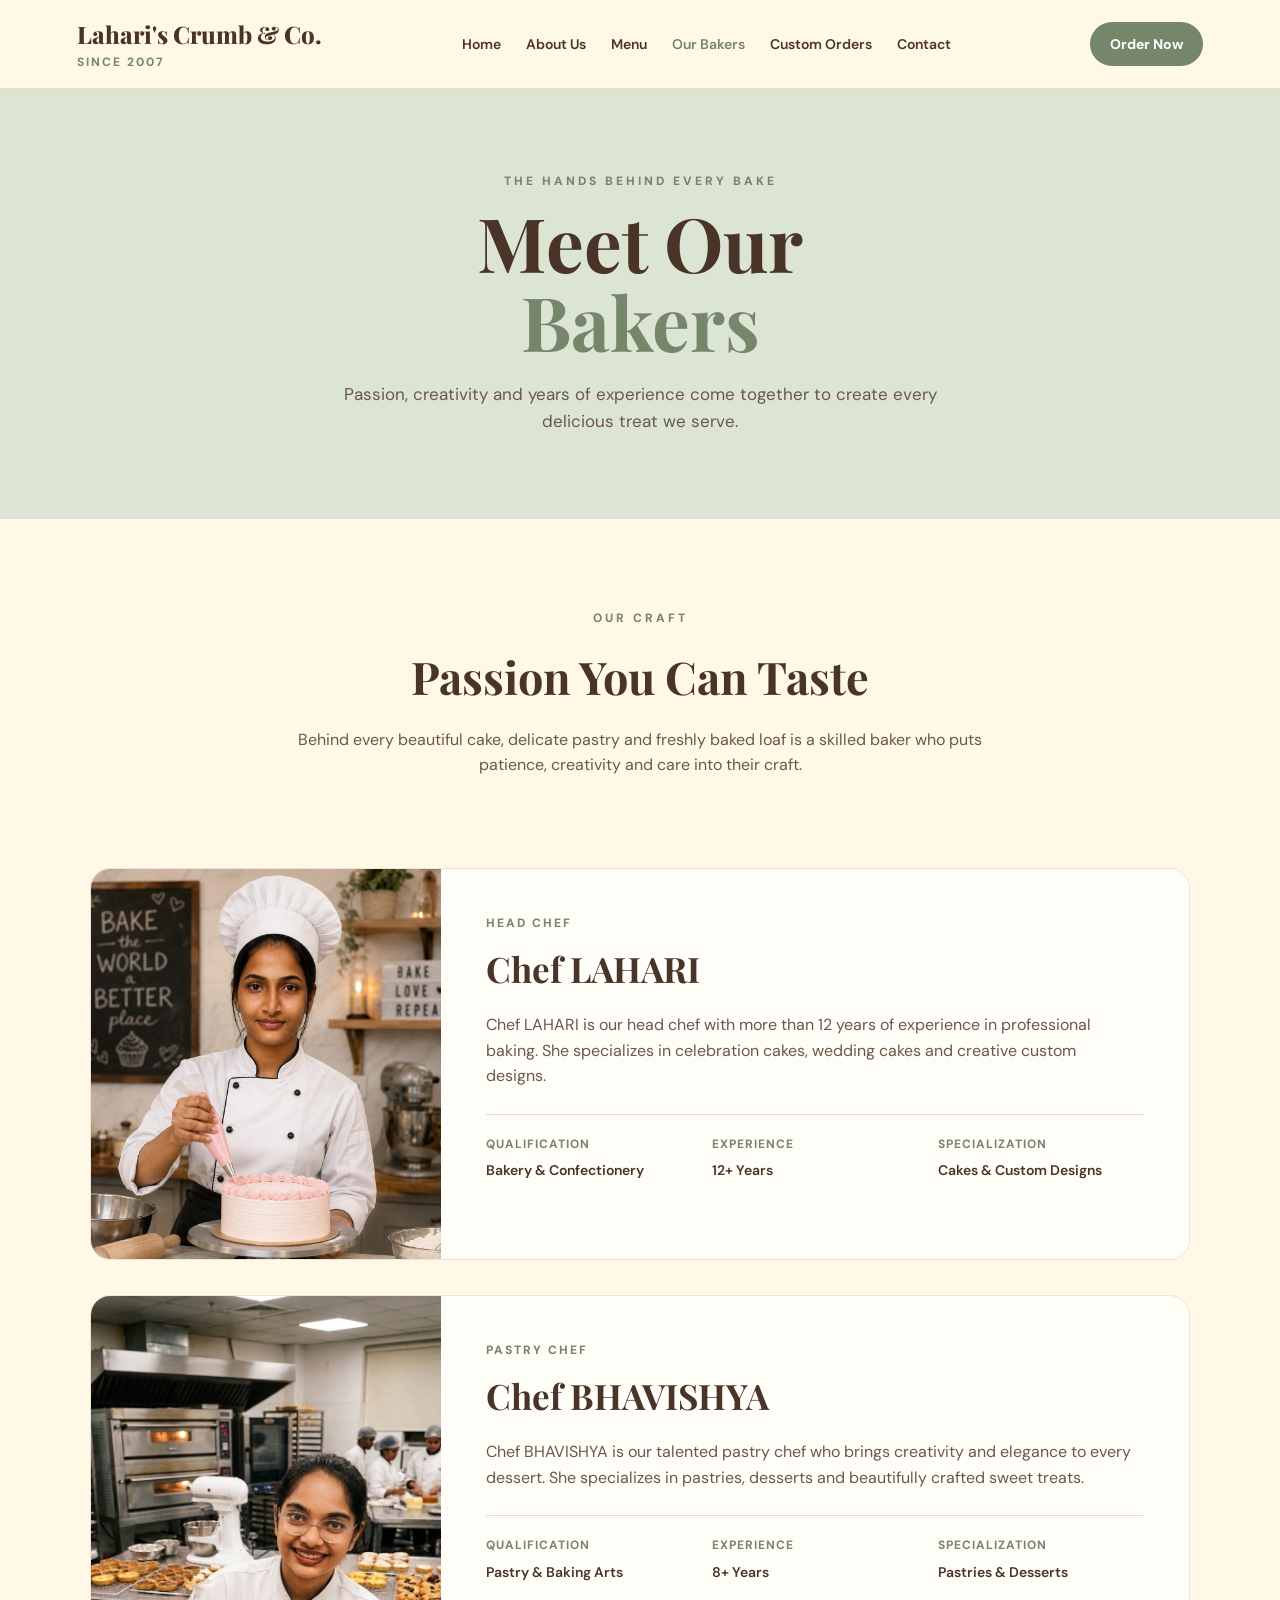
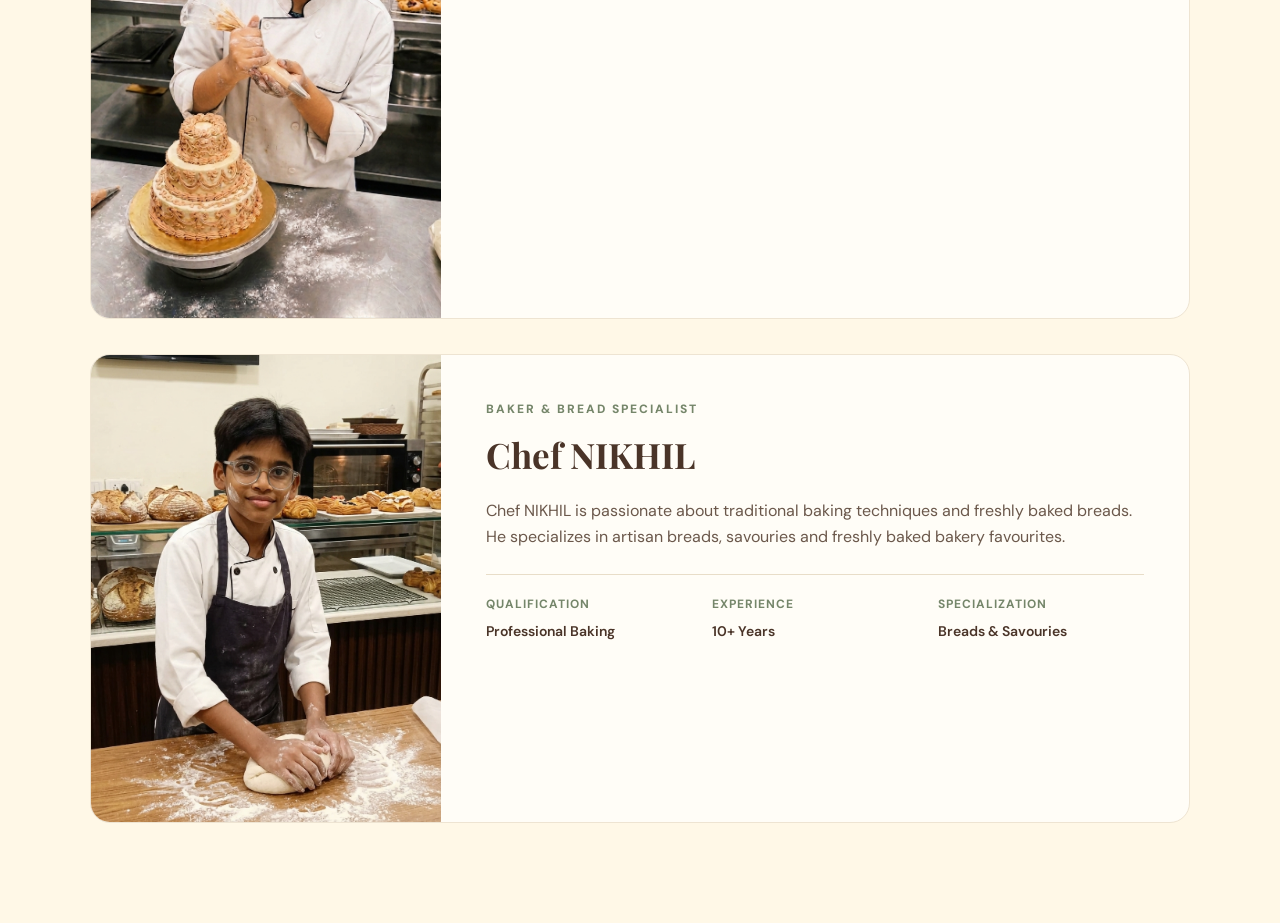
<file: bakers.html>
<!DOCTYPE html>
<html lang="en">
<head>
    <meta charset="UTF-8">
    <meta name="viewport" content="width=device-width, initial-scale=1.0">

    <title>Our Bakers | Lahari's Crumb & Co.</title>

    <link rel="preconnect" href="https://fonts.googleapis.com">
    <link rel="preconnect" href="https://fonts.gstatic.com" crossorigin>

    <link href="https://fonts.googleapis.com/css2?family=DM+Sans:wght@400;500;600;700&family=Playfair+Display:wght@600;700;800&display=swap" rel="stylesheet">

    <link rel="stylesheet" href="css/style.css">
</head>

<body>

    <!-- NAVBAR -->
    <header class="navbar">

        <div class="logo">
            <h2>Lahari's Crumb & Co.</h2>
            <span>Since 2007</span>
        </div>

        <nav>
            <a href="index.html">Home</a>
            <a href="about.html">About Us</a>
            <a href="menu.html">Menu</a>
            <a href="bakers.html" class="active">Our Bakers</a>
            <a href="custom-orders.html">Custom Orders</a>
            <a href="contact.html">Contact</a>
        </nav>

        <a href="custom-orders.html" class="nav-button">Order Now</a>

    </header>


    <!-- PAGE HERO -->
    <section class="bakers-hero">

        <div class="bakers-hero-content">

            <p class="section-label">THE HANDS BEHIND EVERY BAKE</p>

            <h1>
                Meet Our<br>
                <span>Bakers</span>
            </h1>

            <p>
                Passion, creativity and years of experience come
                together to create every delicious treat we serve.
            </p>

        </div>

    </section>


    <!-- INTRODUCTION -->
    <section class="bakers-intro">

        <p class="section-label">OUR CRAFT</p>

        <h2>Passion You Can Taste</h2>

        <p>
            Behind every beautiful cake, delicate pastry and
            freshly baked loaf is a skilled baker who puts
            patience, creativity and care into their craft.
        </p>

    </section>
<!-- ================= BAKERS ================= -->

<section class="bakers-section">

    <div class="baker-grid">


        <!-- BAKER 1 -->
        <div class="baker-card">

            <div class="baker-image">
                <img src="images/bakers/baker1.jpg"
                     alt="Chef lahari">
            </div>

            <div class="baker-info">

                <p class="baker-role">HEAD CHEF</p>

                <h2>Chef LAHARI</h2>

                <p class="baker-description">
                    Chef LAHARI is our head chef with more than
                    12 years of experience in professional baking.
                    She specializes in celebration cakes, wedding
                    cakes and creative custom designs.
                </p>

                <div class="baker-details">

                    <div>
                        <strong>Qualification</strong>
                        <span>Bakery & Confectionery</span>
                    </div>

                    <div>
                        <strong>Experience</strong>
                        <span>12+ Years</span>
                    </div>

                    <div>
                        <strong>Specialization</strong>
                        <span>Cakes & Custom Designs</span>
                    </div>

                </div>

            </div>

        </div>


        <!-- BAKER 2 -->
        <div class="baker-card">

            <div class="baker-image">
                <img src="images/bakers/baker2.jpg"
                     alt="Chef BHAVISHYA ">
            </div>

            <div class="baker-info">

                <p class="baker-role">PASTRY CHEF</p>

                <h2>Chef BHAVISHYA</h2>

                <p class="baker-description">
                    Chef BHAVISHYA is our talented pastry chef who
                    brings creativity and elegance to every dessert.
                    She specializes in pastries, desserts and
                    beautifully crafted sweet treats.
                </p>

                <div class="baker-details">

                    <div>
                        <strong>Qualification</strong>
                        <span>Pastry & Baking Arts</span>
                    </div>

                    <div>
                        <strong>Experience</strong>
                        <span>8+ Years</span>
                    </div>

                    <div>
                        <strong>Specialization</strong>
                        <span>Pastries & Desserts</span>
                    </div>

                </div>

            </div>

        </div>


        <!-- BAKER 3 -->
        <div class="baker-card">

            <div class="baker-image">
                <img src="images/bakers/baker3.jpg"
                     alt="Chef NIKHIL">
            </div>

            <div class="baker-info">

                <p class="baker-role">BAKER & BREAD SPECIALIST</p>

                <h2>Chef NIKHIL</h2>

                <p class="baker-description">
                    Chef NIKHIL is passionate about traditional
                    baking techniques and freshly baked breads.
                    He specializes in artisan breads, savouries
                    and freshly baked bakery favourites.
                </p>

                <div class="baker-details">

                    <div>
                        <strong>Qualification</strong>
                        <span>Professional Baking</span>
                    </div>

                    <div>
                        <strong>Experience</strong>
                        <span>10+ Years</span>
                    </div>

                    <div>
                        <strong>Specialization</strong>
                        <span>Breads & Savouries</span>
                    </div>

                </div>

            </div>

        </div>


    </div>

</section>
</file>
<file: css/style.css>
/* =========================
   BASIC RESET
========================= */

* {
    margin: 0;
    padding: 0;
    box-sizing: border-box;
}

html {
    scroll-behavior: smooth;
}

body {
    font-family: "DM Sans", sans-serif;
    background-color: #fff8e7;
    color: #4a3428;
    line-height: 1.6;
}

a {
    text-decoration: none;
    color: inherit;
}


/* =========================
   NAVBAR
========================= */

.navbar {
    width: 100%;
    min-height: 85px;
    padding: 15px 6%;
    display: flex;
    align-items: center;
    justify-content: space-between;
    gap: 30px;

    background-color: #fff8e7;
    border-bottom: 1px solid #e8ddc8;

    position: relative;
    z-index: 10;
}

.logo h2 {
    font-family: "Playfair Display", serif;
    font-size: 24px;
    font-weight: 800;
    color: #4a3428;
}

.logo span {
    display: block;
    color: #75866a;
    font-size: 12px;
    font-weight: 700;
    letter-spacing: 2px;
    text-transform: uppercase;
}

.navbar nav {
    display: flex;
    align-items: center;
    gap: 25px;
}

.navbar nav a {
    font-size: 14px;
    font-weight: 600;
    transition: 0.3s ease;
}

.navbar nav a:hover,
.navbar nav a.active {
    color: #75866a;
}

.nav-button {
    background-color: #75866a;
    color: white;
    padding: 11px 20px;
    border-radius: 25px;
    font-size: 14px;
    font-weight: 700;
    transition: 0.3s ease;
}

.nav-button:hover {
    background-color: #4a3428;
    transform: translateY(-2px);
}


/* =========================
   HERO
========================= */

.hero {
    height: 650px;
    position: relative;
    overflow: hidden;
}

.hero > img {
    width: 100%;
    height: 100%;
    object-fit: cover;
}

.hero-overlay {
    position: absolute;
    inset: 0;

    background: linear-gradient(
        90deg,
        rgba(55, 40, 30, 0.78),
        rgba(55, 40, 30, 0.35),
        rgba(55, 40, 30, 0.05)
    );
}

.hero-content {
    position: absolute;
    top: 50%;
    left: 8%;
    transform: translateY(-50%);

    max-width: 620px;
    color: white;
}

.since {
    color: #f4d58d;
    font-size: 13px;
    font-weight: 700;
    letter-spacing: 3px;
    margin-bottom: 18px;
}

.hero h1 {
    font-family: "Playfair Display", serif;
    font-size: clamp(50px, 7vw, 90px);
    line-height: 0.95;
    font-weight: 800;
}

.hero h1 span {
    color: #f4d58d;
}

.hero-text {
    max-width: 520px;
    margin-top: 25px;
    font-size: 18px;
    font-weight: 500;
}

.hero-buttons {
    display: flex;
    gap: 15px;
    margin-top: 35px;
}

.primary-button,
.secondary-button {
    display: inline-block;
    padding: 13px 24px;
    border-radius: 30px;
    font-weight: 700;
    transition: 0.3s ease;
}

.primary-button {
    background-color: #f4d58d;
    color: #4a3428;
}

.primary-button:hover {
    transform: translateY(-3px);
}

.secondary-button {
    border: 2px solid white;
    color: white;
}

.secondary-button:hover {
    background-color: white;
    color: #4a3428;
}


/* =========================
   INTRO
========================= */

.intro {
    max-width: 800px;
    margin: auto;
    padding: 100px 25px;
    text-align: center;
}

.section-label {
    color: #75866a;
    font-size: 12px;
    font-weight: 800;
    letter-spacing: 3px;
    margin-bottom: 12px;
}

.intro h2,
.why-us h2,
.custom-section h2 {
    font-family: "Playfair Display", serif;
    font-size: 46px;
    line-height: 1.15;
    margin-bottom: 22px;
}

.intro-text {
    max-width: 650px;
    margin: auto;
    font-size: 17px;
    color: #6b584b;
}

.text-link {
    display: inline-block;
    margin-top: 22px;
    color: #75866a;
    font-weight: 700;
}


/* =========================
   FEATURED PRODUCTS
========================= */

.featured {
    padding: 80px 7%;
    background-color: #f5efdf;
}

.section-heading {
    display: flex;
    justify-content: space-between;
    align-items: end;
    margin-bottom: 40px;
}

.section-heading h2 {
    font-family: "Playfair Display", serif;
    font-size: 42px;
}

.product-grid {
    display: grid;
    grid-template-columns: repeat(3, 1fr);
    gap: 25px;
}

.product-card {
    background-color: #fffdf7;
    border-radius: 18px;
    overflow: hidden;
    transition: 0.3s ease;
}

.product-card:hover {
    transform: translateY(-8px);
}

.product-image {
    height: 260px;
}

.image-placeholder {
    height: 100%;
    display: flex;
    justify-content: center;
    align-items: center;

    background-color: #dce4d4;
    font-size: 65px;
}

.product-info {
    padding: 25px;
}

.product-info h3 {
    font-family: "Playfair Display", serif;
    font-size: 25px;
    margin-bottom: 10px;
}

.product-info p {
    color: #6b584b;
    font-size: 14px;
}

.product-info a {
    display: inline-block;
    margin-top: 15px;
    color: #75866a;
    font-weight: 700;
    font-size: 14px;
}


/* =========================
   WHY US
========================= */

.why-us {
    padding: 100px 7%;
    display: grid;
    grid-template-columns: 1fr 1.3fr;
    gap: 70px;
    align-items: center;
}

.why-content > p:not(.section-label) {
    color: #6b584b;
    max-width: 500px;
}

.features {
    display: grid;
    grid-template-columns: repeat(3, 1fr);
    gap: 25px;
}

.feature {
    padding: 25px;
    background-color: #f5efdf;
    border-radius: 15px;
}

.feature-icon {
    font-size: 30px;
    color: #75866a;
    margin-bottom: 10px;
}

.feature h3 {
    font-family: "Playfair Display", serif;
    font-size: 20px;
    margin-bottom: 8px;
}

.feature p {
    color: #6b584b;
    font-size: 14px;
}


/* =========================
   CUSTOM ORDERS
========================= */

.custom-section {
    min-height: 430px;
    padding: 80px 8%;

    display: flex;
    align-items: center;

    background-color: #b7c9a8;
}

.custom-content {
    max-width: 600px;
}

.custom-section .section-label {
    color: #4a3428;
}

.custom-section p:not(.section-label) {
    margin-bottom: 25px;
    max-width: 550px;
}


/* =========================
   FOOTER
========================= */

footer {
    padding: 65px 7%;
    display: grid;
    grid-template-columns: 1.5fr 1fr 1.5fr;
    gap: 50px;

    background-color: #4a3428;
    color: #fff8e7;
}

.footer-brand h2 {
    font-family: "Playfair Display", serif;
    font-size: 27px;
}

.footer-brand p {
    margin: 15px 0;
}

.footer-brand span {
    color: #f4d58d;
    font-weight: 700;
}

footer h3 {
    margin-bottom: 15px;
    color: #f4d58d;
}

.footer-links {
    display: flex;
    flex-direction: column;
    gap: 8px;
}

.footer-links a {
    opacity: 0.85;
}

.footer-links a:hover {
    color: #f4d58d;
}

.footer-contact p {
    margin-bottom: 8px;
    opacity: 0.9;
}

.copyright {
    text-align: center;
    padding: 15px;
    background-color: #35251d;
    color: #e9dcc8;
    font-size: 13px;
}


/* =========================
   RESPONSIVE
========================= */

@media (max-width: 1000px) {

    .navbar nav {
        gap: 12px;
    }

    .product-grid {
        grid-template-columns: 1fr 1fr;
    }

    .why-us {
        grid-template-columns: 1fr;
    }

    footer {
        grid-template-columns: 1fr 1fr;
    }
}


@media (max-width: 750px) {

    .navbar {
        flex-wrap: wrap;
    }

    .navbar nav {
        order: 3;
        width: 100%;
        justify-content: center;
        flex-wrap: wrap;
    }

    .nav-button {
        display: none;
    }

    .hero {
        height: 600px;
    }

    .hero-content {
        left: 7%;
        right: 7%;
    }

    .hero-buttons {
        flex-direction: column;
        width: max-content;
    }

    .product-grid,
    .features,
    footer {
        grid-template-columns: 1fr;
    }

    .section-heading {
        flex-direction: column;
        align-items: start;
        gap: 10px;
    }
}
/* =========================
   ABOUT PAGE
========================= */

.page-hero {
    min-height: 430px;
    display: flex;
    align-items: center;
    justify-content: center;
    text-align: center;
    padding: 70px 20px;

    background-color: #dce4d4;
}

.page-hero-content {
    max-width: 800px;
}

.page-hero h1 {
    font-family: "Playfair Display", serif;
    font-size: clamp(45px, 6vw, 70px);
    line-height: 1.1;
    margin-bottom: 20px;
}

.page-hero h1 span {
    color: #75866a;
}

.page-hero p:last-child {
    max-width: 600px;
    margin: auto;
    color: #6b584b;
    font-size: 17px;
}


/* STORY */

.about-story {
    padding: 100px 7%;
    display: grid;
    grid-template-columns: 1fr 1fr;
    gap: 70px;
    align-items: center;
}

.about-image {
    height: 520px;
    overflow: hidden;
    border-radius: 20px;
}

.about-image img {
    width: 100%;
    height: 100%;
    object-fit: cover;
    transition: 0.5s ease;
}

.about-image:hover img {
    transform: scale(1.04);
}

.about-content h2 {
    font-family: "Playfair Display", serif;
    font-size: 48px;
    line-height: 1.15;
    margin-bottom: 25px;
}

.about-content p:not(.section-label) {
    color: #6b584b;
    margin-bottom: 17px;
}


/* SINCE 2007 */

.since-section {
    padding: 90px 7%;
    background-color: #f5efdf;
}

.since-content {
    max-width: 1100px;
    margin: auto;

    display: grid;
    grid-template-columns: 300px 1fr;
    gap: 70px;
    align-items: center;
}

.big-year {
    font-family: "Playfair Display", serif;
    font-size: 110px;
    font-weight: 800;
    color: #75866a;
    line-height: 1;
}

.since-content h2 {
    font-family: "Playfair Display", serif;
    font-size: 44px;
    line-height: 1.15;
    margin-bottom: 20px;
}

.since-content p:last-child {
    max-width: 600px;
    color: #6b584b;
}


/* VALUES */

.values-section {
    padding: 100px 7%;
}

.centered {
    text-align: center;
    display: block;
}

.centered h2 {
    font-family: "Playfair Display", serif;
    font-size: 45px;
}

.values-grid {
    max-width: 1100px;
    margin: 50px auto 0;

    display: grid;
    grid-template-columns: repeat(4, 1fr);
    gap: 20px;
}

.value-card {
    padding: 30px 25px;
    background-color: #f5efdf;
    border-radius: 16px;
    text-align: center;

    transition: 0.3s ease;
}

.value-card:hover {
    transform: translateY(-7px);
}

.value-icon {
    font-size: 30px;
    color: #75866a;
    margin-bottom: 12px;
}

.value-card h3 {
    font-family: "Playfair Display", serif;
    font-size: 22px;
    margin-bottom: 10px;
}

.value-card p {
    color: #6b584b;
    font-size: 14px;
}


/* ABOUT BANNER */

.about-banner {
    height: 500px;
    position: relative;
    overflow: hidden;
}

.about-banner img {
    width: 100%;
    height: 100%;
    object-fit: cover;
}

.about-banner-overlay {
    position: absolute;
    inset: 0;

    display: flex;
    flex-direction: column;
    justify-content: center;
    align-items: center;

    text-align: center;

    background: rgba(45, 35, 28, 0.48);
    color: white;
}

.about-banner-overlay p {
    color: #f4d58d;
    font-size: 13px;
    font-weight: 800;
    letter-spacing: 3px;
}

.about-banner-overlay h2 {
    font-family: "Playfair Display", serif;
    font-size: 50px;
    line-height: 1.15;
    margin-top: 15px;
}


/* ABOUT RESPONSIVE */

@media (max-width: 900px) {

    .about-story {
        grid-template-columns: 1fr;
    }

    .since-content {
        grid-template-columns: 1fr;
        gap: 25px;
        text-align: center;
    }

    .values-grid {
        grid-template-columns: 1fr 1fr;
    }
}


@media (max-width: 600px) {

    .about-content h2,
    .since-content h2 {
        font-size: 36px;
    }

    .big-year {
        font-size: 75px;
    }

    .values-grid {
        grid-template-columns: 1fr;
    }

    .about-banner-overlay h2 {
        font-size: 36px;
    }
}
/* =========================
   MENU PAGE
========================= */

.menu-hero {
    min-height: 400px;
    display: flex;
    align-items: center;
    justify-content: center;
    text-align: center;
    padding: 70px 20px;
    background-color: #dce4d4;
}

.menu-hero-content {
    max-width: 700px;
}

.menu-hero h1 {
    font-family: "Playfair Display", serif;
    font-size: clamp(50px, 7vw, 75px);
    margin-bottom: 15px;
}

.menu-hero p:last-child {
    color: #6b584b;
    font-size: 17px;
}

.menu-section {
    padding: 90px 7%;
}

.menu-intro {
    max-width: 700px;
    margin: 0 auto 45px;
    text-align: center;
}

.menu-intro h2 {
    font-family: "Playfair Display", serif;
    font-size: 44px;
    margin-bottom: 15px;
}

.menu-intro p:last-child {
    color: #6b584b;
}

/* FILTER BUTTONS */

.menu-filters {
    display: flex;
    justify-content: center;
    flex-wrap: wrap;
    gap: 12px;
    margin-bottom: 45px;
}

.filter-btn {
    border: 1px solid #b7c9a8;
    background-color: transparent;
    color: #4a3428;
    padding: 10px 22px;
    border-radius: 25px;
    cursor: pointer;
    font-family: "DM Sans", sans-serif;
    font-weight: 700;
    transition: 0.3s ease;
}

.filter-btn:hover,
.filter-btn.active {
    background-color: #75866a;
    color: white;
}

/* MENU GRID */

.menu-grid {
    display: grid;
    grid-template-columns: repeat(3, 1fr);
    gap: 28px;
}

.menu-card {
    background-color: #fffdf7;
    border: 1px solid #eee4d2;
    border-radius: 18px;
    overflow: hidden;
    transition: 0.3s ease;
}

.menu-card:hover {
    transform: translateY(-7px);
    box-shadow: 0 15px 35px rgba(74, 52, 40, 0.12);
}

.menu-image {
    height: 270px;
    overflow: hidden;
}

.menu-image img {
    width: 100%;
    height: 100%;
    object-fit: cover;
    transition: 0.5s ease;
}

.menu-card:hover .menu-image img {
    transform: scale(1.05);
}

.cake-placeholder,
.pastry-placeholder,
.cookie-placeholder,
.bread-placeholder,
.savoury-placeholder,
.beverage-placeholder {
    height: 100%;
    display: flex;
    justify-content: center;
    align-items: center;
    font-size: 75px;
}

.cake-placeholder {
    background-color: #ead7c9;
}

.pastry-placeholder {
    background-color: #eee0c5;
}

.cookie-placeholder {
    background-color: #e8d3ad;
}

.bread-placeholder {
    background-color: #ddd0b8;
}

.savoury-placeholder {
    background-color: #d9dfca;
}

.beverage-placeholder {
    background-color: #d4ddd0;
}

.menu-info {
    padding: 23px;
}

.category-name {
    color: #75866a;
    font-size: 11px;
    font-weight: 800;
    letter-spacing: 2px;
    text-transform: uppercase;
}

.menu-info h3 {
    font-family: "Playfair Display", serif;
    font-size: 23px;
    margin: 7px 0;
}

.menu-info p {
    color: #6b584b;
    font-size: 14px;
    min-height: 65px;
}

.price-row {
    margin-top: 15px;
    padding-top: 15px;
    border-top: 1px solid #eee4d2;

    display: flex;
    justify-content: space-between;
    align-items: center;
}

.price-row span {
    font-size: 18px;
    font-weight: 800;
    color: #4a3428;
}

.price-row button {
    width: 35px;
    height: 35px;
    border: none;
    border-radius: 50%;
    background-color: #75866a;
    color: white;
    font-size: 20px;
    cursor: pointer;
    transition: 0.3s ease;
}

.price-row button:hover {
    background-color: #4a3428;
}

/* MENU CTA */

.menu-cta {
    padding: 80px 7%;
    text-align: center;
    background-color: #b7c9a8;
}

.menu-cta > div {
    max-width: 700px;
    margin: auto;
}

.menu-cta h2 {
    font-family: "Playfair Display", serif;
    font-size: 43px;
    margin-bottom: 15px;
}

.menu-cta p:not(.section-label) {
    margin-bottom: 25px;
}

/* MENU RESPONSIVE */

@media (max-width: 950px) {

    .menu-grid {
        grid-template-columns: 1fr 1fr;
    }
}

@media (max-width: 600px) {

    .menu-grid {
        grid-template-columns: 1fr;
    }

    .menu-section {
        padding: 65px 5%;
    }

    .menu-intro h2 {
        font-size: 35px;
    }

    .menu-cta h2 {
        font-size: 34px;
    }
}
/* =========================
   OUR BAKERS PAGE
========================= */

.bakers-hero {
    min-height: 430px;
    display: flex;
    align-items: center;
    justify-content: center;
    text-align: center;

    padding: 70px 20px;

    background-color: #dce4d4;
}

.bakers-hero-content {
    max-width: 700px;
}

.bakers-hero h1 {
    font-family: "Playfair Display", serif;
    font-size: clamp(50px, 7vw, 75px);
    line-height: 1.05;
    margin-bottom: 20px;
}

.bakers-hero h1 span {
    color: #75866a;
}

.bakers-hero p:last-child {
    max-width: 600px;
    margin: auto;
    color: #6b584b;
    font-size: 17px;
}


/* INTRO */

.bakers-intro {
    max-width: 750px;
    margin: auto;
    padding: 90px 25px 60px;
    text-align: center;
}

.bakers-intro h2 {
    font-family: "Playfair Display", serif;
    font-size: 45px;
    margin-bottom: 15px;
}

.bakers-intro p:last-child {
    color: #6b584b;
}


/* BAKER CARDS */

.bakers-section {
    padding: 30px 7% 100px;
}

.baker-grid {
    max-width: 1150px;
    margin: auto;

    display: grid;
    grid-template-columns: 1fr;
    gap: 35px;
}

.baker-card {
    display: grid;
    grid-template-columns: 350px 1fr;

    background-color: #fffdf7;

    border-radius: 20px;
    overflow: hidden;

    border: 1px solid #eee4d2;

    transition: 0.3s ease;
}

.baker-card:hover {
    transform: translateY(-5px);
    box-shadow: 0 15px 35px rgba(74, 52, 40, 0.12);
}

.baker-image {
    min-height: 390px;
}

.baker-placeholder {
    width: 100%;
    height: 100%;

    display: flex;
    justify-content: center;
    align-items: center;

    background-color: #dce4d4;

    font-size: 100px;
}

.baker-info {
    padding: 45px;
}

.baker-role {
    color: #75866a;
    font-size: 12px;
    font-weight: 800;
    letter-spacing: 2px;
    margin-bottom: 8px;
}

.baker-info h2 {
    font-family: "Playfair Display", serif;
    font-size: 35px;
    margin-bottom: 15px;
}

.baker-description {
    color: #6b584b;
    max-width: 650px;
    margin-bottom: 25px;
}

.baker-details {
    display: grid;
    grid-template-columns: repeat(3, 1fr);
    gap: 20px;

    padding-top: 20px;
    border-top: 1px solid #e8ddc8;
}

.baker-details div {
    display: flex;
    flex-direction: column;
    gap: 5px;
}

.baker-details strong {
    font-size: 12px;
    color: #75866a;
    text-transform: uppercase;
    letter-spacing: 1px;
}

.baker-details span {
    font-size: 14px;
    color: #4a3428;
    font-weight: 600;
}


/* QUOTE */

.baker-quote {
    padding: 100px 20px;

    background-color: #f5efdf;

    text-align: center;
}

.baker-quote > div {
    max-width: 750px;
    margin: auto;
}

.quote-mark {
    font-family: "Playfair Display", serif;
    font-size: 80px;
    color: #75866a;
    line-height: 0.5;
}

.baker-quote h2 {
    font-family: "Playfair Display", serif;
    font-size: 40px;
    line-height: 1.2;
    margin: 25px 0 15px;
}

.baker-quote p {
    color: #6b584b;
}


/* CTA */

.baker-cta {
    padding: 90px 20px;

    text-align: center;

    background-color: #b7c9a8;
}

.baker-cta h2 {
    font-family: "Playfair Display", serif;
    font-size: 45px;
    line-height: 1.15;
    margin-bottom: 30px;
}


/* RESPONSIVE */

@media (max-width: 850px) {

    .baker-card {
        grid-template-columns: 1fr;
    }

    .baker-image {
        min-height: 350px;
    }

    .baker-details {
        grid-template-columns: 1fr;
    }
}


@media (max-width: 600px) {

    .bakers-intro h2,
    .baker-cta h2 {
        font-size: 35px;
    }

    .baker-info {
        padding: 30px 25px;
    }

    .baker-info h2 {
        font-size: 29px;
    }

    .baker-quote h2 {
        font-size: 32px;
    }
}
/* =========================
   CUSTOM ORDERS PAGE
========================= */

.custom-hero {
    min-height: 430px;
    display: flex;
    align-items: center;
    justify-content: center;
    text-align: center;

    padding: 70px 20px;

    background-color: #dce4d4;
}

.custom-hero-content {
    max-width: 750px;
}

.custom-hero h1 {
    font-family: "Playfair Display", serif;
    font-size: clamp(50px, 7vw, 75px);
    line-height: 1.05;
    margin-bottom: 20px;
}

.custom-hero h1 span {
    color: #75866a;
}

.custom-hero p:last-child {
    max-width: 600px;
    margin: auto;
    color: #6b584b;
    font-size: 17px;
}


/* INTRO */

.custom-order-section {
    padding: 90px 7%;
}

.custom-order-intro {
    max-width: 700px;
    margin: 0 auto 55px;
    text-align: center;
}

.custom-order-intro h2 {
    font-family: "Playfair Display", serif;
    font-size: 45px;
    margin-bottom: 15px;
}

.custom-order-intro p:last-child {
    color: #6b584b;
}


/* LAYOUT */

.custom-order-layout {
    max-width: 1150px;
    margin: auto;

    display: grid;
    grid-template-columns: 0.8fr 1.2fr;
    gap: 60px;
    align-items: start;
}


/* INFORMATION */

.custom-info {
    padding-top: 20px;
}

.custom-info h3 {
    font-family: "Playfair Display", serif;
    font-size: 30px;
    margin-bottom: 30px;
}

.custom-option {
    display: flex;
    gap: 18px;
    margin-bottom: 28px;
}

.custom-option > span {
    width: 48px;
    height: 48px;

    flex-shrink: 0;

    display: flex;
    justify-content: center;
    align-items: center;

    border-radius: 50%;

    background-color: #dce4d4;

    font-size: 22px;
}

.custom-option h4 {
    font-family: "Playfair Display", serif;
    font-size: 20px;
    margin-bottom: 4px;
}

.custom-option p {
    color: #6b584b;
    font-size: 14px;
}


/* FORM */

.custom-form-card {
    padding: 40px;

    background-color: #f5efdf;

    border-radius: 20px;

    border: 1px solid #e8ddc8;
}

.custom-form-card h3 {
    font-family: "Playfair Display", serif;
    font-size: 32px;
}

.form-note {
    color: #6b584b;
    font-size: 14px;
    margin: 7px 0 25px;
}

.form-row {
    display: grid;
    grid-template-columns: 1fr 1fr;
    gap: 18px;
}

.form-group {
    display: flex;
    flex-direction: column;
    margin-bottom: 18px;
}

.form-group label {
    font-size: 13px;
    font-weight: 700;
    margin-bottom: 7px;
}

.form-group input,
.form-group select,
.form-group textarea {
    width: 100%;

    padding: 12px 14px;

    border: 1px solid #d9ccb5;
    border-radius: 9px;

    background-color: #fffdf7;

    font-family: "DM Sans", sans-serif;
    font-size: 14px;
    color: #4a3428;

    outline: none;

    transition: 0.3s ease;
}

.form-group textarea {
    resize: vertical;
}

.form-group input:focus,
.form-group select:focus,
.form-group textarea:focus {
    border-color: #75866a;
    box-shadow: 0 0 0 3px rgba(117, 134, 106, 0.12);
}

.form-submit {
    width: 100%;

    border: none;

    padding: 14px 20px;

    border-radius: 30px;

    background-color: #75866a;
    color: white;

    font-family: "DM Sans", sans-serif;
    font-size: 14px;
    font-weight: 700;

    cursor: pointer;

    transition: 0.3s ease;
}

.form-submit:hover {
    background-color: #4a3428;
    transform: translateY(-2px);
}

.form-message {
    text-align: center;
    margin-top: 15px;
    font-size: 14px;
    font-weight: 600;
}


/* NOTE */

.custom-note {
    padding: 80px 20px;

    text-align: center;

    background-color: #b7c9a8;
}

.custom-note > div {
    max-width: 750px;
    margin: auto;
}

.custom-note span {
    font-size: 30px;
}

.custom-note h2 {
    font-family: "Playfair Display", serif;
    font-size: 38px;
    line-height: 1.2;
    margin: 15px 0;
}

.custom-note p {
    color: #4a3428;
}


/* RESPONSIVE */

@media (max-width: 900px) {

    .custom-order-layout {
        grid-template-columns: 1fr;
    }
}

@media (max-width: 600px) {

    .form-row {
        grid-template-columns: 1fr;
    }

    .custom-form-card {
        padding: 25px;
    }

    .custom-order-intro h2 {
        font-size: 35px;
    }

    .custom-note h2 {
        font-size: 31px;
    }
}
/* =========================
   CONTACT PAGE
========================= */

.contact-hero {
    min-height: 430px;

    display: flex;
    align-items: center;
    justify-content: center;

    text-align: center;

    padding: 70px 20px;

    background-color: #dce4d4;
}

.contact-hero-content {
    max-width: 700px;
}

.contact-hero h1 {
    font-family: "Playfair Display", serif;

    font-size: clamp(50px, 7vw, 75px);

    line-height: 1.05;

    margin-bottom: 20px;
}

.contact-hero h1 span {
    color: #75866a;
}

.contact-hero p:last-child {
    max-width: 600px;

    margin: auto;

    color: #6b584b;

    font-size: 17px;
}


/* CONTACT SECTION */

.contact-section {
    padding: 90px 7%;
}

.contact-intro {
    max-width: 700px;

    margin: 0 auto 55px;

    text-align: center;
}

.contact-intro h2 {
    font-family: "Playfair Display", serif;

    font-size: 45px;

    margin-bottom: 15px;
}

.contact-intro p:last-child {
    color: #6b584b;
}


/* CONTACT LAYOUT */

.contact-layout {
    max-width: 1150px;

    margin: auto;

    display: grid;

    grid-template-columns: 0.9fr 1.1fr;

    gap: 60px;

    align-items: start;
}


/* CONTACT DETAILS */

.contact-details {
    display: flex;

    flex-direction: column;

    gap: 18px;
}

.contact-card {
    display: flex;

    gap: 18px;

    align-items: center;

    padding: 22px;

    background-color: #f5efdf;

    border-radius: 15px;

    border: 1px solid #e8ddc8;
}

.contact-icon {
    width: 50px;

    height: 50px;

    flex-shrink: 0;

    display: flex;

    align-items: center;

    justify-content: center;

    background-color: #dce4d4;

    border-radius: 50%;

    font-size: 21px;
}

.contact-card h3 {
    font-family: "Playfair Display", serif;

    font-size: 20px;

    margin-bottom: 4px;
}

.contact-card p {
    color: #6b584b;

    font-size: 14px;
}


/* CONTACT FORM */

.contact-form-card {
    padding: 40px;

    background-color: #fffdf7;

    border: 1px solid #e8ddc8;

    border-radius: 20px;

    box-shadow: 0 15px 35px rgba(74, 52, 40, 0.08);
}

.contact-form-card h3 {
    font-family: "Playfair Display", serif;

    font-size: 32px;

    margin-bottom: 5px;
}

.contact-form-card > p {
    color: #6b584b;

    font-size: 14px;

    margin-bottom: 25px;
}


/* LOCATION */

.location-section {
    padding: 80px 7%;

    background-color: #f5efdf;
}

.location-heading {
    text-align: center;

    margin-bottom: 35px;
}

.location-heading h2 {
    font-family: "Playfair Display", serif;

    font-size: 43px;
}

.map-container {
    max-width: 1150px;

    margin: auto;
}

.map-placeholder {
    height: 350px;

    display: flex;

    align-items: center;

    justify-content: center;

    text-align: center;

    border-radius: 20px;

    background-color: #dce4d4;

    border: 1px solid #c8d2bd;
}

.map-placeholder span {
    font-size: 45px;
}

.map-placeholder h3 {
    font-family: "Playfair Display", serif;

    font-size: 27px;

    margin: 10px 0 5px;
}

.map-placeholder p {
    color: #6b584b;

    margin-bottom: 20px;
}

.map-placeholder button {
    border: none;

    padding: 11px 22px;

    border-radius: 25px;

    background-color: #75866a;

    color: white;

    font-weight: 700;

    cursor: pointer;
}


/* FINAL CTA */

.contact-cta {
    padding: 90px 20px;

    text-align: center;

    background-color: #b7c9a8;
}

.contact-cta h2 {
    font-family: "Playfair Display", serif;

    font-size: 48px;

    line-height: 1.15;

    margin-bottom: 30px;
}


/* RESPONSIVE */

@media (max-width: 900px) {

    .contact-layout {
        grid-template-columns: 1fr;
    }
}

@media (max-width: 600px) {

    .contact-intro h2 {
        font-size: 35px;
    }

    .contact-form-card {
        padding: 25px;
    }

    .contact-cta h2 {
        font-size: 36px;
    }
}
.baker-image {
    min-height: 390px;
}
.baker-image img {
    width: 100%;
    height: 100%;
    min-height: 390px;
    object-fit: cover;
    display: block;
}
</file>
